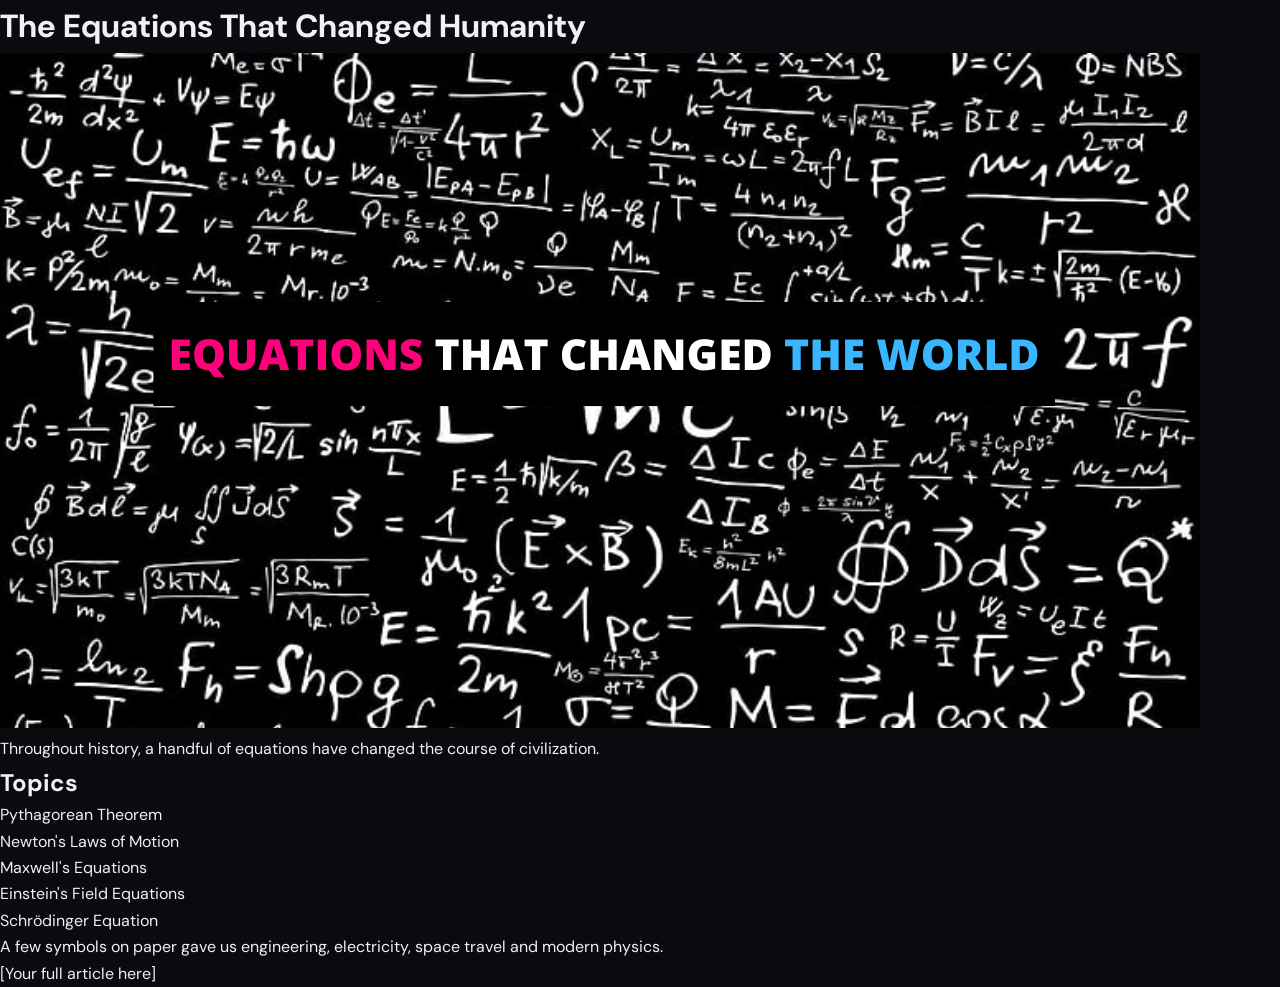
<file: blog3.html>
<!DOCTYPE html>

<html>
<head>
<title>How Computers Predict Reality: From Bridges to Black Holes</title>
<link rel="stylesheet" href="style.css">
</head>

<body>

<div class="article">

<h1>The Equations That Changed Humanity</h1>

<img src="images/equations.jpg" class="articleimg">

<p>
Throughout history, a handful of equations have
changed the course of civilization.
</p>

<h2>Topics</h2>

<ul>
<li>Pythagorean Theorem</li>
<li>Newton's Laws of Motion</li>
<li>Maxwell's Equations</li>
<li>Einstein's Field Equations</li>
<li>Schrödinger Equation</li>
</ul>

<p>
A few symbols on paper gave us engineering,
electricity, space travel and modern physics.
</p>

<p>
[Your full article here]
</p>

</div>

</body>
</html>
</file>
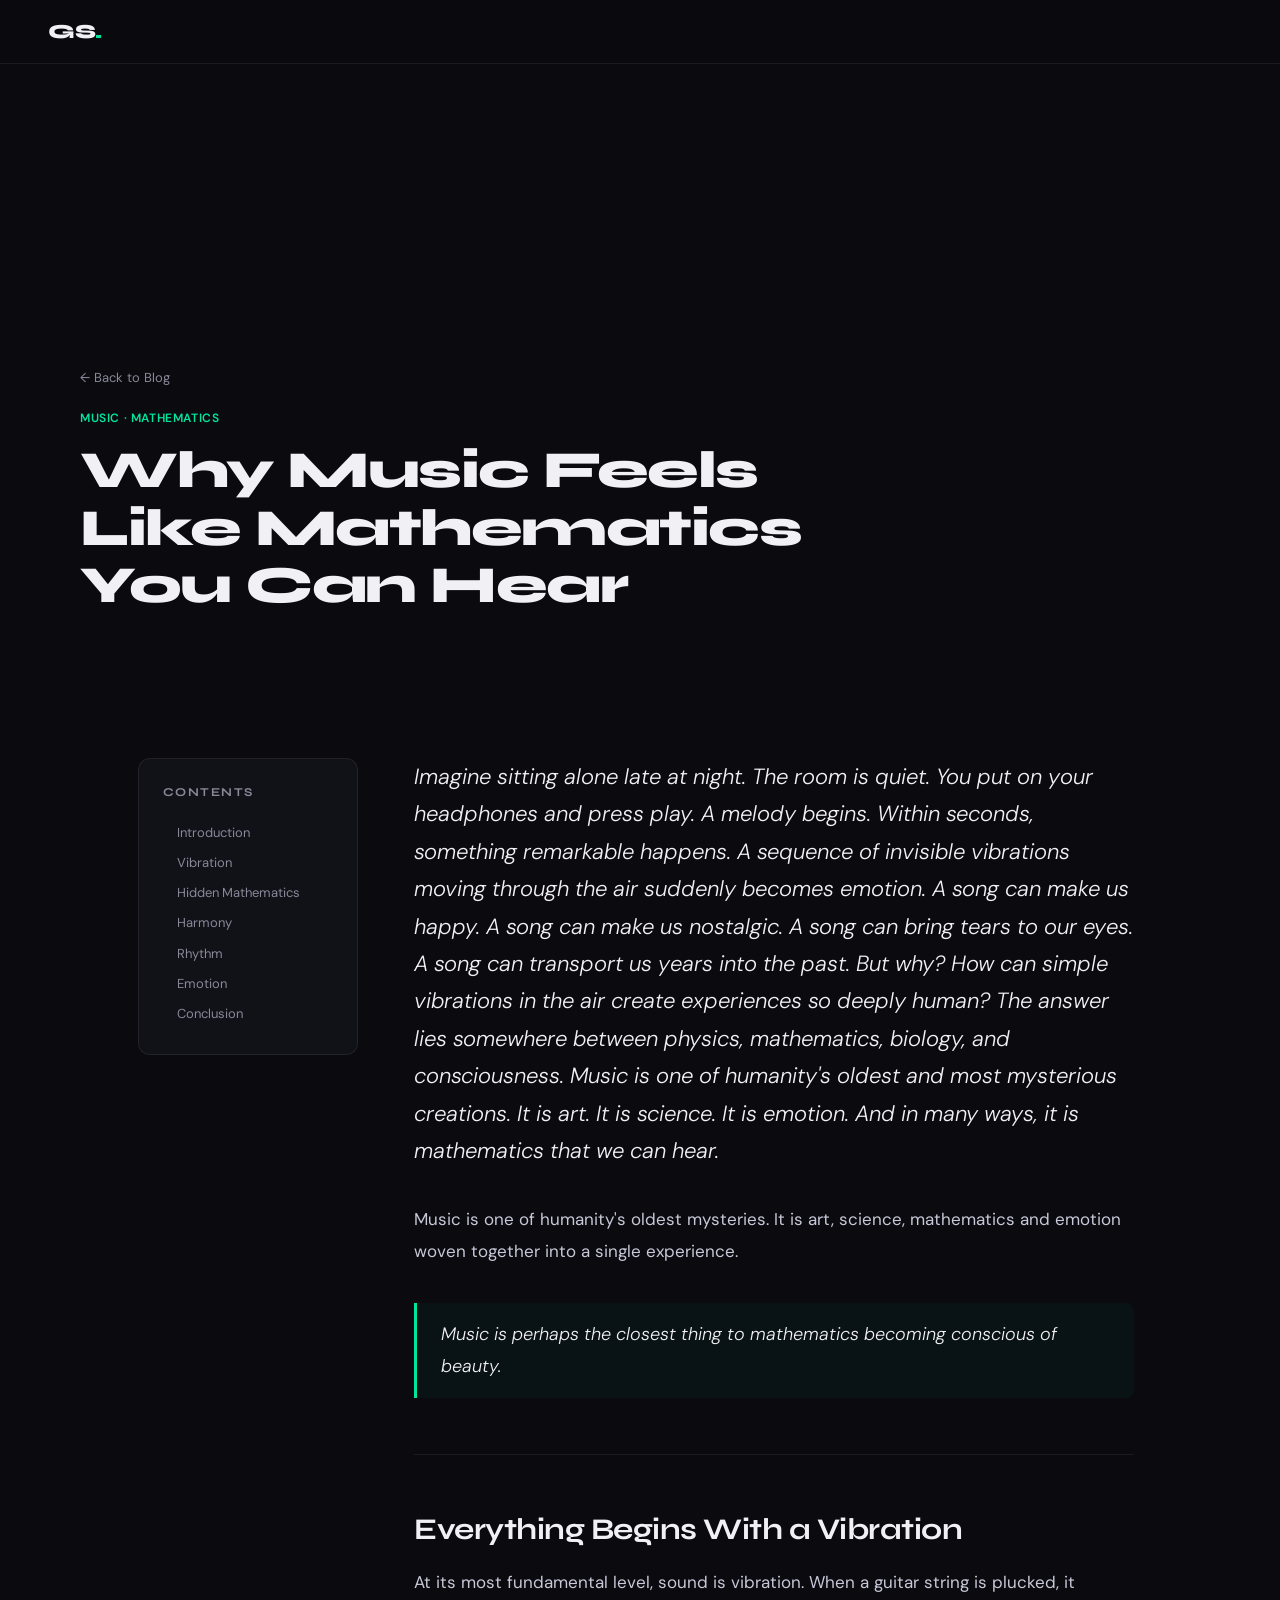
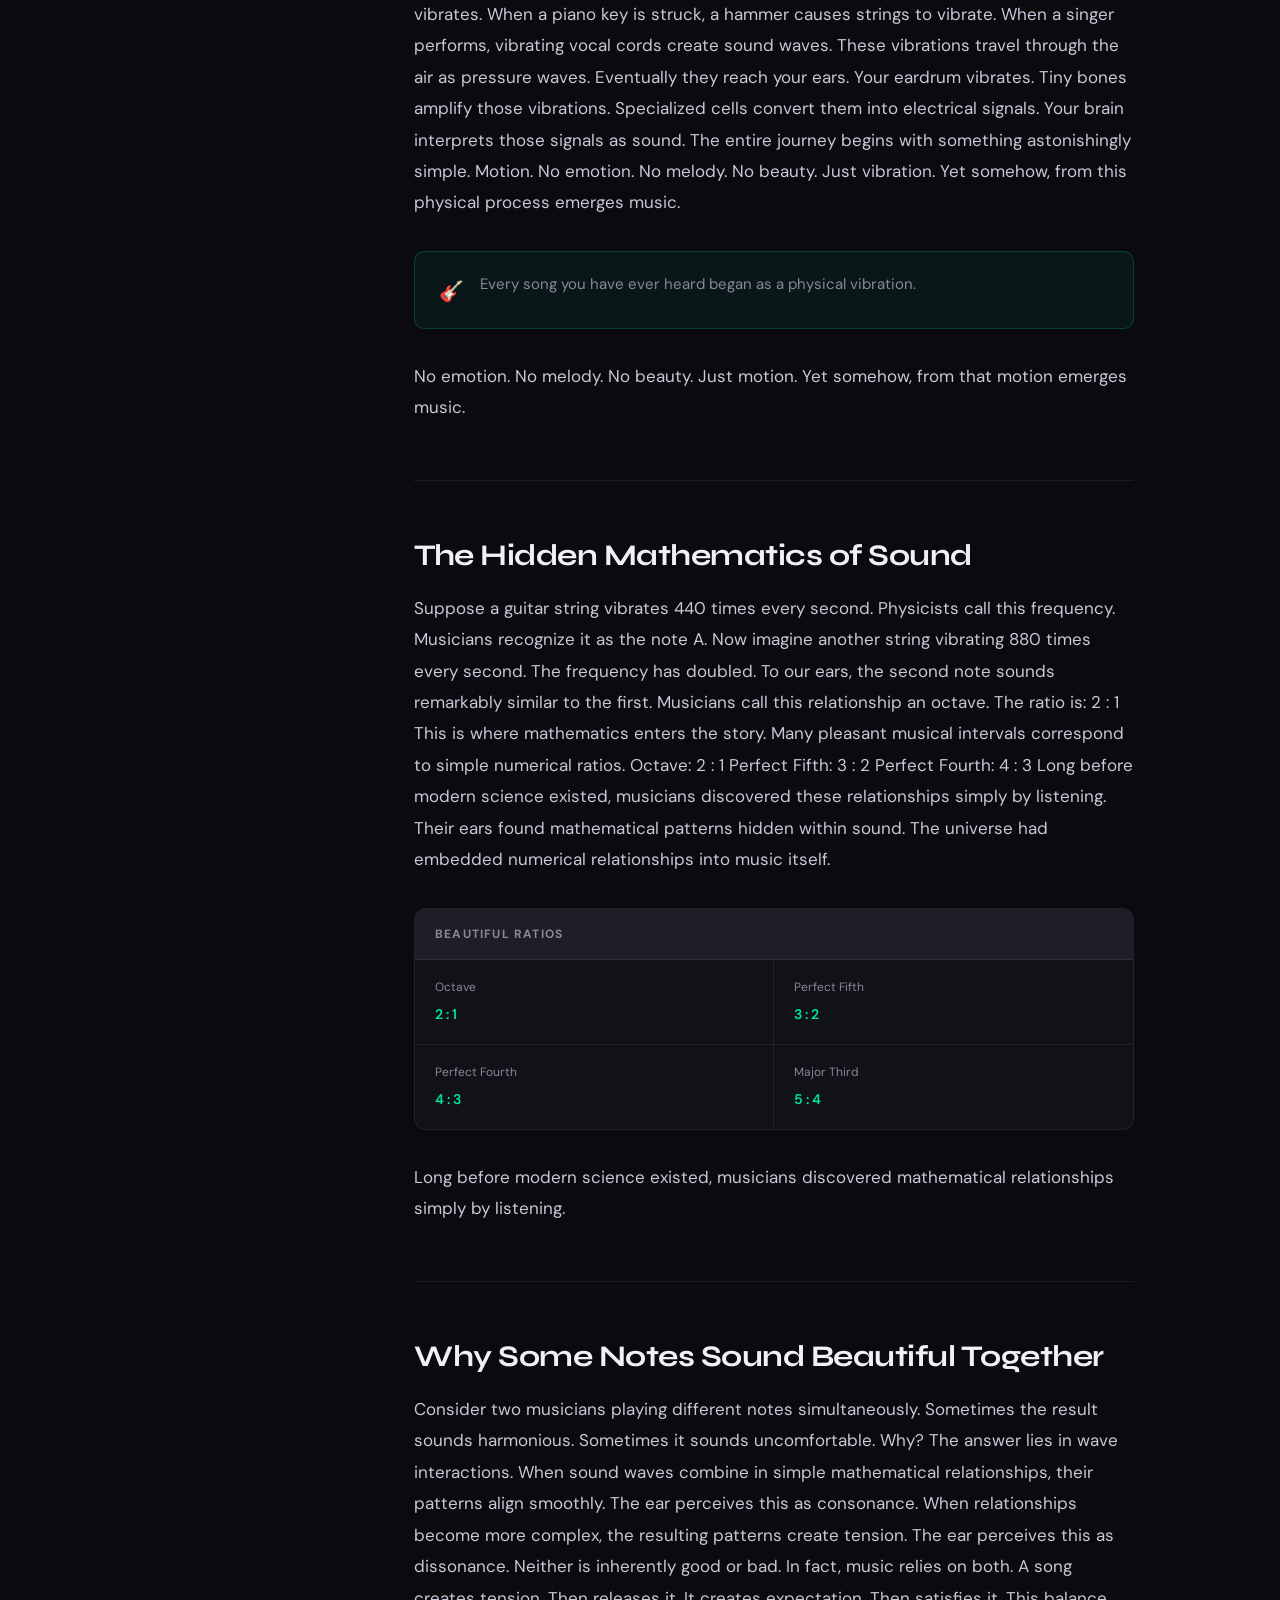
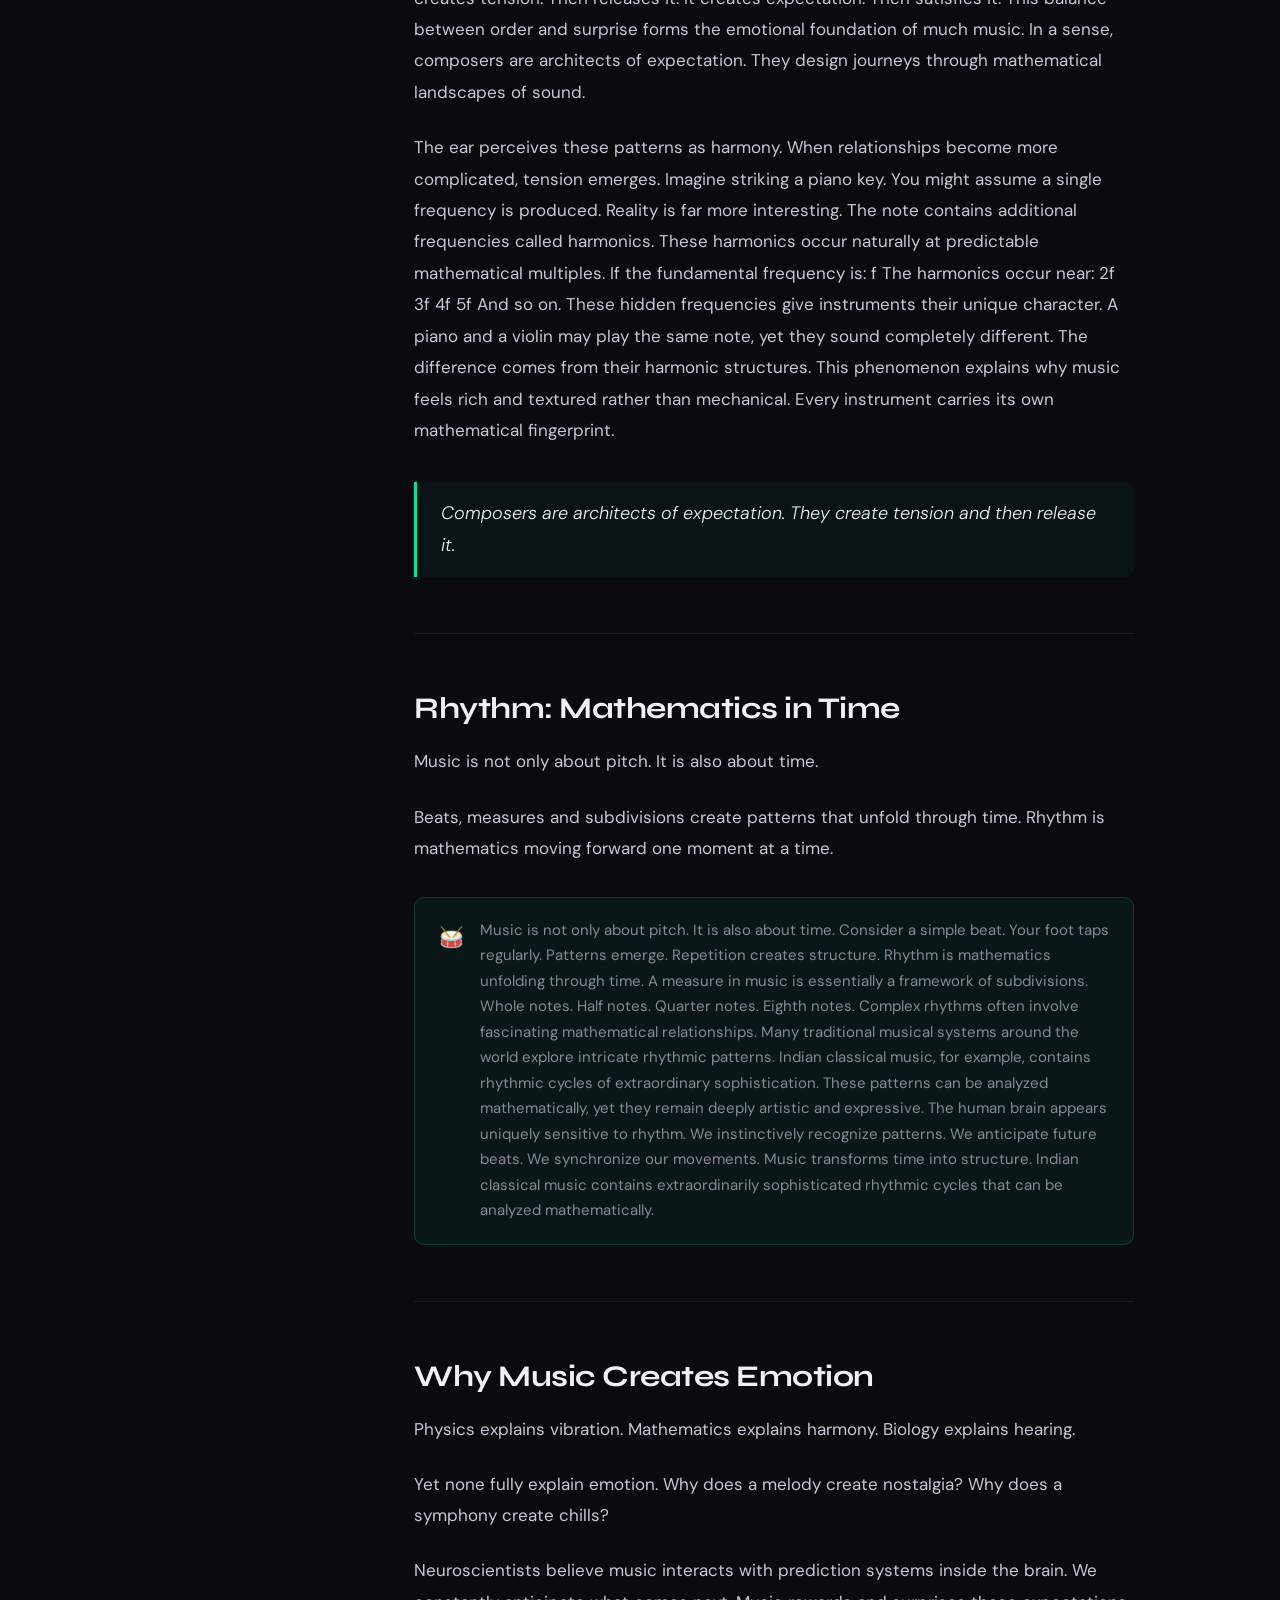
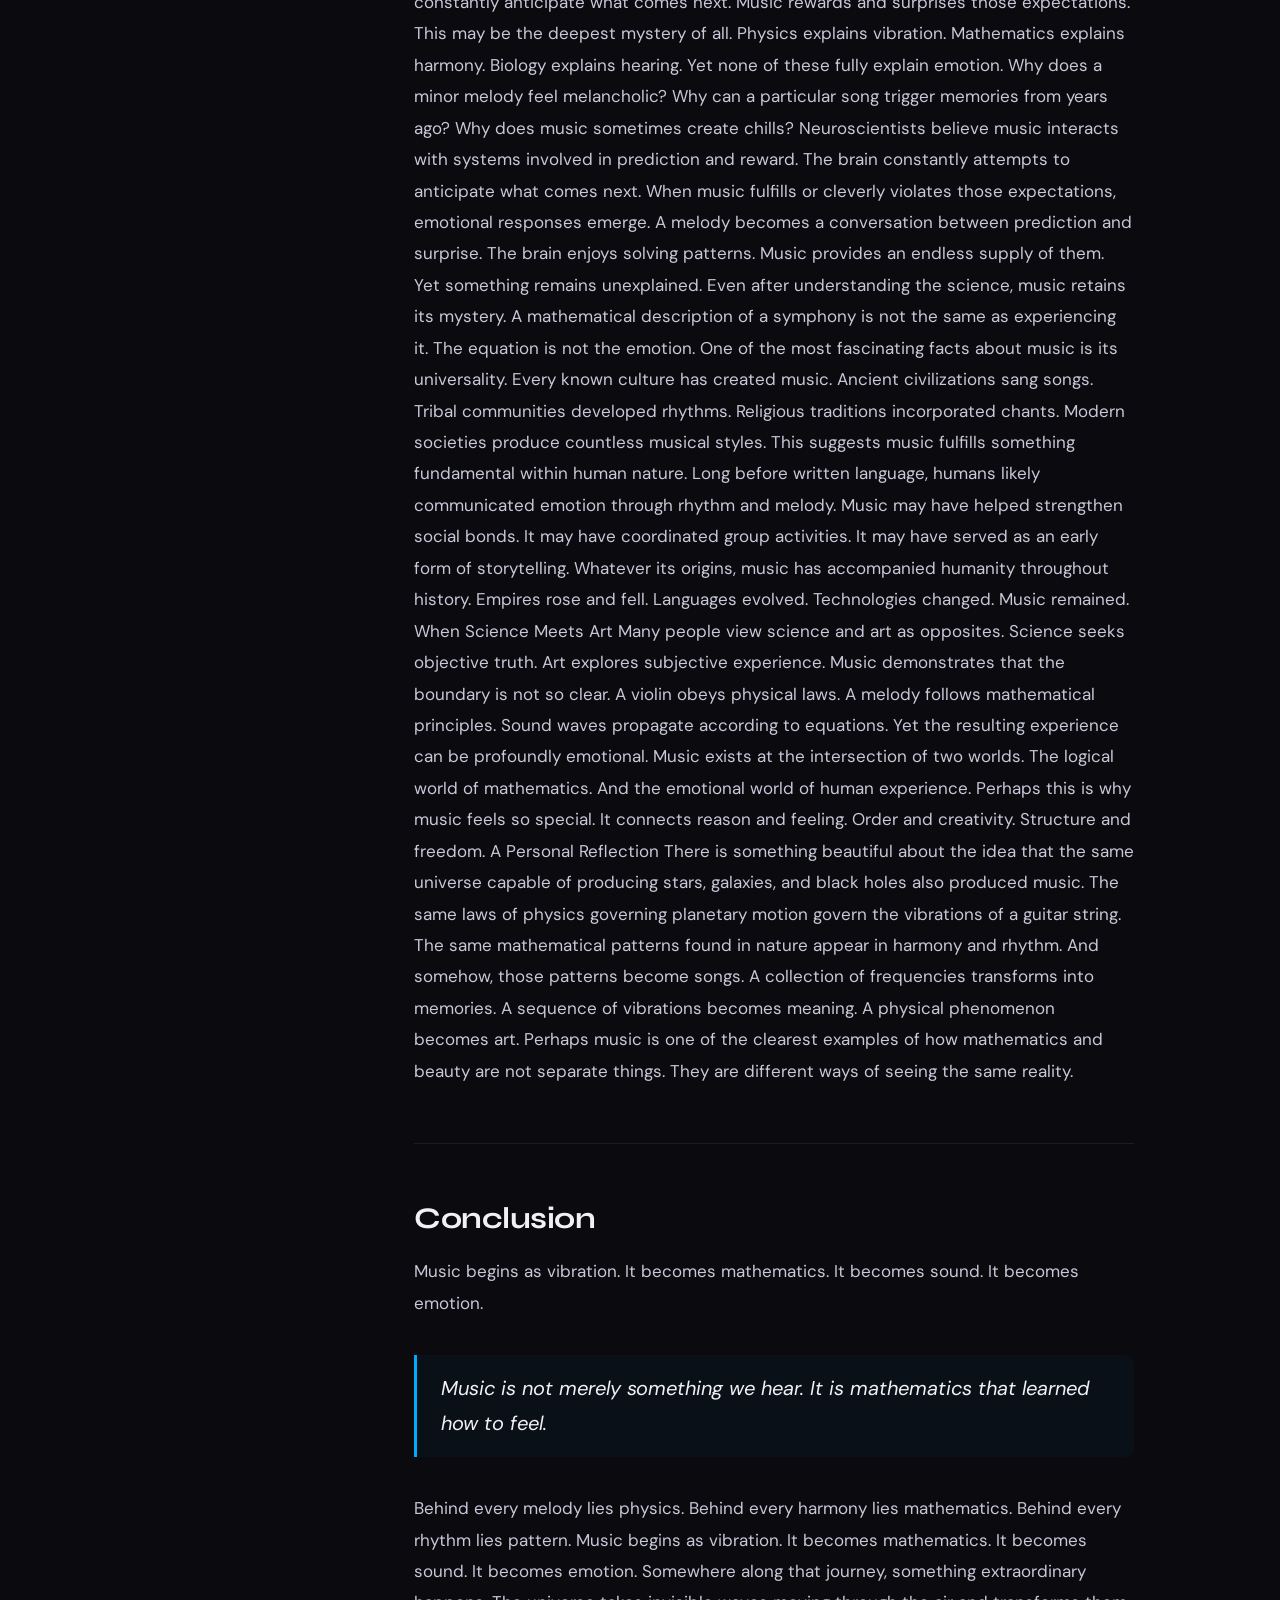
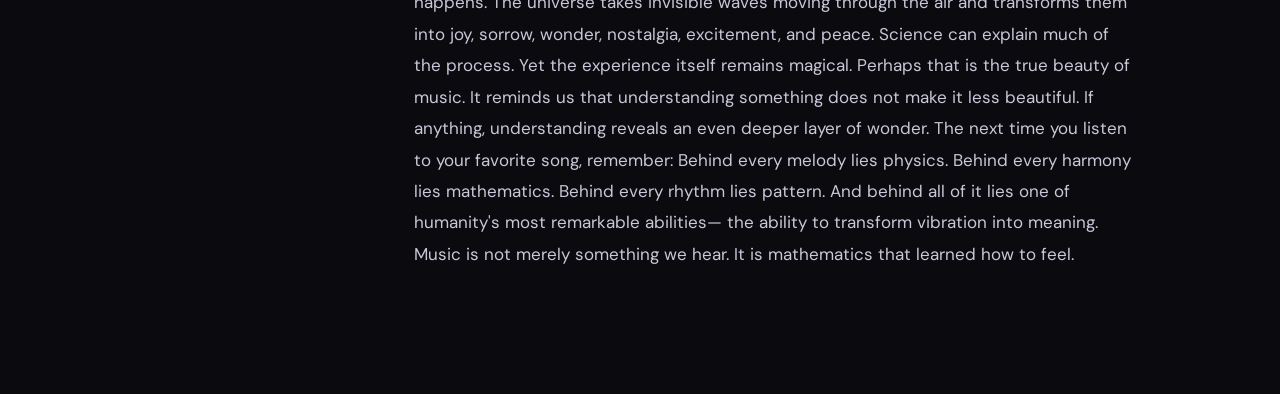
<file: blog4.html>
<!DOCTYPE html>
<html lang="en">
<head>
<meta charset="UTF-8">
<meta name="viewport" content="width=device-width, initial-scale=1.0">
<title>Why Music Feels Like Mathematics You Can Hear | Gaurav Singh</title>
<link rel="stylesheet" href="style.css">
<link rel="stylesheet" href="blog.css">
  <!-- Google tag (gtag.js) -->
<script async src="https://www.googletagmanager.com/gtag/js?id=G-7CKHBWRVHP"></script>
<script>
  window.dataLayer = window.dataLayer || [];
  function gtag(){dataLayer.push(arguments);}
  gtag('js', new Date());

  gtag('config', 'G-7CKHBWRVHP');
</script>
</head>
<body>

<nav class="navbar">
<a href="index.html" class="navbar-logo">GS<span>.</span></a>
</nav>

<div class="article-hero">
<div class="article-hero-content">
<a href="blogs.html" class="article-back">← Back to Blog</a>
<div class="article-hero-meta"><span class="card-cat">Music · Mathematics</span></div>
<h1 class="article-hero-title">Why Music Feels Like Mathematics You Can Hear</h1>
</div>
</div>

<div class="article-layout">

<aside class="article-toc">
<div class="toc-title">Contents</div>
<a href="#intro" class="toc-link">Introduction</a>
<a href="#vibration" class="toc-link">Vibration</a>
<a href="#math" class="toc-link">Hidden Mathematics</a>
<a href="#harmony" class="toc-link">Harmony</a>
<a href="#rhythm" class="toc-link">Rhythm</a>
<a href="#emotion" class="toc-link">Emotion</a>
<a href="#conclusion" class="toc-link">Conclusion</a>
</aside>

<article class="article-body">

<section id="intro">
<p class="article-lead">
Imagine sitting alone late at night.

The room is quiet.

You put on your headphones and press play.

A melody begins.

Within seconds, something remarkable happens.

A sequence of invisible vibrations moving through the air suddenly becomes emotion.

A song can make us happy.

A song can make us nostalgic.

A song can bring tears to our eyes.

A song can transport us years into the past.

But why?

How can simple vibrations in the air create experiences so deeply human?

The answer lies somewhere between physics, mathematics, biology, and consciousness.

Music is one of humanity's oldest and most mysterious creations.

It is art.

It is science.

It is emotion.

And in many ways, it is mathematics that we can hear.
</p>

<p>
Music is one of humanity's oldest mysteries. It is art, science, mathematics and emotion woven together into a single experience.
</p>

<blockquote class="article-quote">
Music is perhaps the closest thing to mathematics becoming conscious of beauty.
</blockquote>
</section>

<div class="article-divider"></div>

<section id="vibration">
<h2>Everything Begins With a Vibration</h2>

<p>
At its most fundamental level, sound is vibration.

When a guitar string is plucked, it vibrates.

When a piano key is struck, a hammer causes strings to vibrate.

When a singer performs, vibrating vocal cords create sound waves.

These vibrations travel through the air as pressure waves.

Eventually they reach your ears.

Your eardrum vibrates.

Tiny bones amplify those vibrations.

Specialized cells convert them into electrical signals.

Your brain interprets those signals as sound.

The entire journey begins with something astonishingly simple.

Motion.

No emotion.

No melody.

No beauty.

Just vibration.

Yet somehow, from this physical process emerges music.
</p>

<div class="fact-box">
<div class="fact-box-icon">🎸</div>
<div>
Every song you have ever heard began as a physical vibration.
</div>
</div>

<p>
No emotion. No melody. No beauty. Just motion.
Yet somehow, from that motion emerges music.
</p>
</section>

<div class="article-divider"></div>

<section id="math">
<h2>The Hidden Mathematics of Sound</h2>

<p>
Suppose a guitar string vibrates 440 times every second.

Physicists call this frequency.

Musicians recognize it as the note A.

Now imagine another string vibrating 880 times every second.

The frequency has doubled.

To our ears, the second note sounds remarkably similar to the first.

Musicians call this relationship an octave.

The ratio is:

2 : 1

This is where mathematics enters the story.

Many pleasant musical intervals correspond to simple numerical ratios.

Octave:

2 : 1

Perfect Fifth:

3 : 2

Perfect Fourth:

4 : 3

Long before modern science existed, musicians discovered these relationships simply by listening.

Their ears found mathematical patterns hidden within sound.

The universe had embedded numerical relationships into music itself.
</p>

<div class="info-card">
<div class="info-card-title">Beautiful Ratios</div>
<div class="info-card-grid">

<div class="info-cell">
<span class="info-cell-label">Octave</span>
<span class="info-cell-val">2 : 1</span>
</div>

<div class="info-cell">
<span class="info-cell-label">Perfect Fifth</span>
<span class="info-cell-val">3 : 2</span>
</div>

<div class="info-cell">
<span class="info-cell-label">Perfect Fourth</span>
<span class="info-cell-val">4 : 3</span>
</div>

<div class="info-cell">
<span class="info-cell-label">Major Third</span>
<span class="info-cell-val">5 : 4</span>
</div>

</div>
</div>

<p>
Long before modern science existed, musicians discovered mathematical relationships simply by listening.
</p>
</section>

<div class="article-divider"></div>

<section id="harmony">
<h2>Why Some Notes Sound Beautiful Together</h2>

<p>
Consider two musicians playing different notes simultaneously.

Sometimes the result sounds harmonious.

Sometimes it sounds uncomfortable.

Why?

The answer lies in wave interactions.

When sound waves combine in simple mathematical relationships, their patterns align smoothly.

The ear perceives this as consonance.

When relationships become more complex, the resulting patterns create tension.

The ear perceives this as dissonance.

Neither is inherently good or bad.

In fact, music relies on both.

A song creates tension.

Then releases it.

It creates expectation.

Then satisfies it.

This balance between order and surprise forms the emotional foundation of much music.

In a sense, composers are architects of expectation.

They design journeys through mathematical landscapes of sound.
</p>

<p>
The ear perceives these patterns as harmony.
When relationships become more complicated, tension emerges.
Imagine striking a piano key.

You might assume a single frequency is produced.

Reality is far more interesting.

The note contains additional frequencies called harmonics.

These harmonics occur naturally at predictable mathematical multiples.

If the fundamental frequency is:

f

The harmonics occur near:

2f

3f

4f

5f

And so on.

These hidden frequencies give instruments their unique character.

A piano and a violin may play the same note, yet they sound completely different.

The difference comes from their harmonic structures.

This phenomenon explains why music feels rich and textured rather than mechanical.

Every instrument carries its own mathematical fingerprint.
</p>

<blockquote class="article-quote">
Composers are architects of expectation. They create tension and then release it.
</blockquote>

</section>

<div class="article-divider"></div>

<section id="rhythm">
<h2>Rhythm: Mathematics in Time</h2>

<p>
Music is not only about pitch. It is also about time.
</p>

<p>
Beats, measures and subdivisions create patterns that unfold through time. Rhythm is mathematics moving forward one moment at a time.
</p>

<div class="fact-box">
<div class="fact-box-icon">🥁</div>
<div>
Music is not only about pitch.

It is also about time.

Consider a simple beat.

Your foot taps regularly.

Patterns emerge.

Repetition creates structure.

Rhythm is mathematics unfolding through time.

A measure in music is essentially a framework of subdivisions.

Whole notes.

Half notes.

Quarter notes.

Eighth notes.

Complex rhythms often involve fascinating mathematical relationships.

Many traditional musical systems around the world explore intricate rhythmic patterns.

Indian classical music, for example, contains rhythmic cycles of extraordinary sophistication.

These patterns can be analyzed mathematically, yet they remain deeply artistic and expressive.

The human brain appears uniquely sensitive to rhythm.

We instinctively recognize patterns.

We anticipate future beats.

We synchronize our movements.

Music transforms time into structure.
Indian classical music contains extraordinarily sophisticated rhythmic cycles that can be analyzed mathematically.
</div>
</div>

</section>

<div class="article-divider"></div>

<section id="emotion">
<h2>Why Music Creates Emotion</h2>

<p>
Physics explains vibration. Mathematics explains harmony. Biology explains hearing.
</p>

<p>
Yet none fully explain emotion.
Why does a melody create nostalgia? Why does a symphony create chills?
</p>

<p>
Neuroscientists believe music interacts with prediction systems inside the brain. We constantly anticipate what comes next. Music rewards and surprises those expectations.
This may be the deepest mystery of all.

Physics explains vibration.

Mathematics explains harmony.

Biology explains hearing.

Yet none of these fully explain emotion.

Why does a minor melody feel melancholic?

Why can a particular song trigger memories from years ago?

Why does music sometimes create chills?

Neuroscientists believe music interacts with systems involved in prediction and reward.

The brain constantly attempts to anticipate what comes next.

When music fulfills or cleverly violates those expectations, emotional responses emerge.

A melody becomes a conversation between prediction and surprise.

The brain enjoys solving patterns.

Music provides an endless supply of them.

Yet something remains unexplained.

Even after understanding the science, music retains its mystery.

A mathematical description of a symphony is not the same as experiencing it.

The equation is not the emotion.

One of the most fascinating facts about music is its universality.

Every known culture has created music.

Ancient civilizations sang songs.

Tribal communities developed rhythms.

Religious traditions incorporated chants.

Modern societies produce countless musical styles.

This suggests music fulfills something fundamental within human nature.

Long before written language, humans likely communicated emotion through rhythm and melody.

Music may have helped strengthen social bonds.

It may have coordinated group activities.

It may have served as an early form of storytelling.

Whatever its origins, music has accompanied humanity throughout history.

Empires rose and fell.

Languages evolved.

Technologies changed.

Music remained.

When Science Meets Art

Many people view science and art as opposites.

Science seeks objective truth.

Art explores subjective experience.

Music demonstrates that the boundary is not so clear.

A violin obeys physical laws.

A melody follows mathematical principles.

Sound waves propagate according to equations.

Yet the resulting experience can be profoundly emotional.

Music exists at the intersection of two worlds.

The logical world of mathematics.

And the emotional world of human experience.

Perhaps this is why music feels so special.

It connects reason and feeling.

Order and creativity.

Structure and freedom.

A Personal Reflection

There is something beautiful about the idea that the same universe capable of producing stars, galaxies, and black holes also produced music.

The same laws of physics governing planetary motion govern the vibrations of a guitar string.

The same mathematical patterns found in nature appear in harmony and rhythm.

And somehow, those patterns become songs.

A collection of frequencies transforms into memories.

A sequence of vibrations becomes meaning.

A physical phenomenon becomes art.

Perhaps music is one of the clearest examples of how mathematics and beauty are not separate things.

They are different ways of seeing the same reality.

</p>

</section>

<div class="article-divider"></div>

<section id="conclusion">

<h2>Conclusion</h2>

<p>
Music begins as vibration. It becomes mathematics. It becomes sound. It becomes emotion.
</p>

<blockquote class="article-quote article-quote-final">
Music is not merely something we hear. It is mathematics that learned how to feel.
</blockquote>

<p>
Behind every melody lies physics. Behind every harmony lies mathematics. Behind every rhythm lies pattern.
Music begins as vibration.

It becomes mathematics.

It becomes sound.

It becomes emotion.

Somewhere along that journey, something extraordinary happens.

The universe takes invisible waves moving through the air and transforms them into joy, sorrow, wonder, nostalgia, excitement, and peace.

Science can explain much of the process.

Yet the experience itself remains magical.

Perhaps that is the true beauty of music.

It reminds us that understanding something does not make it less beautiful.

If anything, understanding reveals an even deeper layer of wonder.

The next time you listen to your favorite song, remember:

Behind every melody lies physics.

Behind every harmony lies mathematics.

Behind every rhythm lies pattern.

And behind all of it lies one of humanity's most remarkable abilities—

the ability to transform vibration into meaning.

Music is not merely something we hear.

It is mathematics that learned how to feel.
</p>

</section>

</article>
</div>

</body>
</html>
</file>
<file: style.css>
@import url('https://fonts.googleapis.com/css2?family=Syne:wght@400;600;700;800&family=DM+Sans:ital,wght@0,300;0,400;0,500;1,300&display=swap');

*, *::before, *::after { box-sizing: border-box; margin: 0; padding: 0; }

:root {
  --accent: #00e5a0;
  --accent2: #0af;
  --bg: #0a0a0f;
  --bg2: #111118;
  --bg3: #18181f;
  --surface: #1e1e28;
  --border: rgba(255,255,255,0.07);
  --border-hover: rgba(0,229,160,0.3);
  --text: #f0f0f5;
  --muted: #888899;
  --faint: #444455;
  --radius: 14px;
  --radius-sm: 8px;
}

html { scroll-behavior: smooth; }

body {
  font-family: 'DM Sans', sans-serif;
  background: var(--bg);
  color: var(--text);
  line-height: 1.65;
  font-size: 16px;
  overflow-x: hidden;
}

/* ===== SCROLLBAR ===== */
::-webkit-scrollbar { width: 6px; }
::-webkit-scrollbar-track { background: var(--bg); }
::-webkit-scrollbar-thumb { background: var(--faint); border-radius: 3px; }
::-webkit-scrollbar-thumb:hover { background: var(--accent); }

/* ===== NAVBAR ===== */
.navbar {
  position: fixed;
  top: 0; left: 0; right: 0;
  z-index: 1000;
  display: flex;
  align-items: center;
  justify-content: space-between;
  padding: 0 48px;
  height: 64px;
  background: rgba(10,10,15,0.85);
  backdrop-filter: blur(16px);
  border-bottom: 1px solid var(--border);
  transition: background 0.3s;
}

.navbar-logo {
  font-family: 'Syne', sans-serif;
  font-weight: 800;
  font-size: 20px;
  color: var(--text);
  text-decoration: none;
  letter-spacing: -0.5px;
}

.navbar-logo span { color: var(--accent); }

.navbar-links {
  display: flex;
  gap: 36px;
  list-style: none;
}

.navbar-links a {
  font-size: 14px;
  font-weight: 500;
  color: var(--muted);
  text-decoration: none;
  letter-spacing: 0.02em;
  transition: color 0.2s;
  position: relative;
}

.navbar-links a::after {
  content: '';
  position: absolute;
  bottom: -4px; left: 0; right: 0;
  height: 1px;
  background: var(--accent);
  transform: scaleX(0);
  transition: transform 0.25s;
}

.navbar-links a:hover { color: var(--text); }
.navbar-links a:hover::after { transform: scaleX(1); }

.navbar-cta {
  font-size: 13px;
  font-weight: 500;
  color: var(--bg);
  background: var(--accent);
  padding: 8px 20px;
  border-radius: 50px;
  text-decoration: none;
  transition: opacity 0.2s, transform 0.15s;
}
.navbar-cta:hover { opacity: 0.85; transform: translateY(-1px); }

/* hamburger */
.hamburger {
  display: none;
  flex-direction: column;
  gap: 5px;
  cursor: pointer;
  background: none;
  border: none;
  padding: 4px;
}
.hamburger span {
  display: block;
  width: 22px;
  height: 2px;
  background: var(--text);
  border-radius: 2px;
  transition: all 0.3s;
}

/* ===== HERO ===== */
#home {
  min-height: 100vh;
  display: flex;
  align-items: center;
  padding: 100px 48px 60px;
  position: relative;
  overflow: hidden;
}

.hero-bg {
  position: absolute;
  inset: 0;
  pointer-events: none;
  overflow: hidden;
}

.hero-orb {
  position: absolute;
  border-radius: 50%;
  filter: blur(80px);
  opacity: 0.12;
}

.hero-orb-1 {
  width: 600px; height: 600px;
  background: var(--accent);
  top: -200px; right: -150px;
}

.hero-orb-2 {
  width: 400px; height: 400px;
  background: var(--accent2);
  bottom: -100px; left: -100px;
}

.hero-grid-lines {
  position: absolute;
  inset: 0;
  background-image:
    linear-gradient(rgba(255,255,255,0.025) 1px, transparent 1px),
    linear-gradient(90deg, rgba(255,255,255,0.025) 1px, transparent 1px);
  background-size: 60px 60px;
}

.hero-container {
  max-width: 1100px;
  margin: 0 auto;
  width: 100%;
  display: grid;
  grid-template-columns: 1fr 320px;
  gap: 60px;
  align-items: center;
  position: relative;
  z-index: 1;
}

.hero-badge {
  display: inline-flex;
  align-items: center;
  gap: 8px;
  background: rgba(0,229,160,0.1);
  border: 1px solid rgba(0,229,160,0.25);
  padding: 6px 14px;
  border-radius: 50px;
  font-size: 12px;
  font-weight: 500;
  color: var(--accent);
  letter-spacing: 0.05em;
  text-transform: uppercase;
  margin-bottom: 24px;
}

.hero-badge-dot {
  width: 6px; height: 6px;
  background: var(--accent);
  border-radius: 50%;
  animation: pulse 2s infinite;
}

@keyframes pulse {
  0%, 100% { opacity: 1; transform: scale(1); }
  50% { opacity: 0.5; transform: scale(0.8); }
}

.hero-title {
  font-family: 'Syne', sans-serif;
  font-size: clamp(40px, 6vw, 72px);
  font-weight: 800;
  line-height: 1.05;
  letter-spacing: -2px;
  margin-bottom: 20px;
  color: var(--text);
}

.hero-title .accent { color: var(--accent); }
.hero-title .line2 { display: block; color: var(--muted); font-weight: 400; font-size: 0.65em; letter-spacing: -1px; margin-top: 8px; font-family: 'DM Sans', sans-serif; }

.hero-desc {
  font-size: 16px;
  color: var(--muted);
  max-width: 520px;
  margin-bottom: 36px;
  line-height: 1.75;
}

.hero-tags {
  display: flex;
  flex-wrap: wrap;
  gap: 8px;
  margin-bottom: 40px;
}

.tag {
  font-size: 12px;
  font-weight: 500;
  color: var(--muted);
  background: var(--surface);
  border: 1px solid var(--border);
  padding: 5px 12px;
  border-radius: 50px;
  letter-spacing: 0.02em;
  transition: border-color 0.2s, color 0.2s;
}

.tag:hover { border-color: var(--accent); color: var(--accent); }

.hero-actions {
  display: flex;
  gap: 14px;
  flex-wrap: wrap;
}

.btn-primary {
  display: inline-flex;
  align-items: center;
  gap: 8px;
  background: var(--accent);
  color: #0a0a0f;
  font-weight: 600;
  font-size: 14px;
  padding: 12px 24px;
  border-radius: 50px;
  text-decoration: none;
  transition: opacity 0.2s, transform 0.15s;
}

.btn-primary:hover { opacity: 0.85; transform: translateY(-2px); }

.btn-outline {
  display: inline-flex;
  align-items: center;
  gap: 8px;
  background: transparent;
  color: var(--text);
  font-weight: 500;
  font-size: 14px;
  padding: 11px 24px;
  border-radius: 50px;
  border: 1px solid var(--border);
  text-decoration: none;
  transition: border-color 0.2s, transform 0.15s;
}
.btn-outline:hover { border-color: var(--accent); color: var(--accent); transform: translateY(-2px); }

.hero-photo-wrap {
  position: relative;
}

.hero-photo-ring {
  width: 280px; height: 280px;
  border-radius: 50%;
  padding: 3px;
  background: conic-gradient(var(--accent), var(--accent2), var(--accent));
  animation: spin 8s linear infinite;
  margin: 0 auto;
}

@keyframes spin {
  from { transform: rotate(0deg); }
  to { transform: rotate(360deg); }
}

.hero-photo-inner {
  width: 100%; height: 100%;
  border-radius: 50%;
  overflow: hidden;
  background: var(--bg2);
}

.hero-photo-inner img {
  width: 100%; height: 100%;
  object-fit: cover;
  display: block;
}

.hero-photo-fallback {
  width: 100%; height: 100%;
  border-radius: 50%;
  background: var(--surface);
  display: flex;
  align-items: center;
  justify-content: center;
  font-family: 'Syne', sans-serif;
  font-size: 64px;
  font-weight: 800;
  color: var(--accent);
}

.hero-stats {
  display: flex;
  gap: 24px;
  margin-top: 28px;
  justify-content: center;
}

.hero-stat { text-align: center; }
.hero-stat-num {
  font-family: 'Syne', sans-serif;
  font-size: 22px;
  font-weight: 700;
  color: var(--accent);
  display: block;
}
.hero-stat-label { font-size: 11px; color: var(--muted); text-transform: uppercase; letter-spacing: 0.08em; }

/* ===== SCROLL INDICATOR ===== */
.scroll-hint {
  position: absolute;
  bottom: 36px; left: 50%;
  transform: translateX(-50%);
  display: flex;
  flex-direction: column;
  align-items: center;
  gap: 6px;
  color: var(--faint);
  font-size: 11px;
  letter-spacing: 0.1em;
  text-transform: uppercase;
  animation: bounce 2s infinite;
}
@keyframes bounce {
  0%, 100% { transform: translateX(-50%) translateY(0); }
  50% { transform: translateX(-50%) translateY(6px); }
}
.scroll-arrow { font-size: 18px; }

/* ===== SECTION COMMONS ===== */
.section {
  padding: 100px 48px;
  max-width: 1100px;
  margin: 0 auto;
}

.section-full {
  padding: 100px 0;
}

.section-label {
  font-size: 11px;
  font-weight: 600;
  color: var(--accent);
  letter-spacing: 0.15em;
  text-transform: uppercase;
  margin-bottom: 12px;
}

.section-title {
  font-family: 'Syne', sans-serif;
  font-size: clamp(28px, 4vw, 42px);
  font-weight: 700;
  letter-spacing: -1px;
  color: var(--text);
  margin-bottom: 16px;
}

.section-sub {
  font-size: 16px;
  color: var(--muted);
  max-width: 580px;
  line-height: 1.7;
  margin-bottom: 56px;
}

/* ===== ABOUT ===== */
#about {
  background: var(--bg2);
  border-top: 1px solid var(--border);
  border-bottom: 1px solid var(--border);
}

.about-inner {
  max-width: 1100px;
  margin: 0 auto;
  padding: 100px 48px;
  display: grid;
  grid-template-columns: 1fr 1fr;
  gap: 80px;
  align-items: start;
}

.about-text p {
  color: var(--muted);
  line-height: 1.8;
  margin-bottom: 20px;
}

.about-text p:first-of-type {
  font-size: 18px;
  color: var(--text);
  font-weight: 300;
}

.interests-grid {
  display: grid;
  grid-template-columns: 1fr 1fr;
  gap: 10px;
}

.interest-item {
  display: flex;
  align-items: center;
  gap: 10px;
  padding: 12px 14px;
  background: var(--surface);
  border: 1px solid var(--border);
  border-radius: var(--radius-sm);
  font-size: 13px;
  color: var(--muted);
  transition: border-color 0.2s, color 0.2s, transform 0.2s;
  cursor: default;
}

.interest-item:hover {
  border-color: var(--border-hover);
  color: var(--text);
  transform: translateY(-2px);
}

.interest-dot {
  width: 6px; height: 6px;
  background: var(--accent);
  border-radius: 50%;
  flex-shrink: 0;
}

/* ===== SKILLS ===== */
.skills-bar-list { display: flex; flex-direction: column; gap: 14px; }

.skill-row { }
.skill-head {
  display: flex;
  justify-content: space-between;
  font-size: 13px;
  color: var(--muted);
  margin-bottom: 6px;
}

.skill-track {
  height: 4px;
  background: var(--surface);
  border-radius: 2px;
  overflow: hidden;
}

.skill-fill {
  height: 100%;
  background: linear-gradient(90deg, var(--accent), var(--accent2));
  border-radius: 2px;
  width: 0;
  transition: width 1.2s cubic-bezier(0.4, 0, 0.2, 1);
}

/* ===== PROJECTS ===== */
#projects { }

.projects-grid {
  display: grid;
  grid-template-columns: repeat(2, 1fr);
  gap: 20px;
}

.project-card {
  background: var(--bg2);
  border: 1px solid var(--border);
  border-radius: var(--radius);
  overflow: hidden;
  transition: border-color 0.25s, transform 0.25s;
  cursor: default;
}

.project-card:hover {
  border-color: var(--border-hover);
  transform: translateY(-4px);
}

.project-card.featured {
  grid-column: 1 / -1;
  display: grid;
  grid-template-columns: 1fr 1fr;
}

.project-img {
  aspect-ratio: 16/9;
  background: var(--surface);
  position: relative;
  overflow: hidden;
}

.project-card.featured .project-img {
  aspect-ratio: auto;
}

.project-img img {
  width: 100%; height: 100%;
  object-fit: cover;
  display: block;
  transition: transform 0.4s;
}

.project-card:hover .project-img img { transform: scale(1.04); }

.project-img-placeholder {
  width: 100%; height: 100%;
  min-height: 200px;
  display: flex;
  align-items: center;
  justify-content: center;
  font-size: 42px;
  color: var(--faint);
}

.project-body { padding: 24px; }
.project-tag {
  font-size: 11px;
  font-weight: 600;
  color: var(--accent);
  letter-spacing: 0.1em;
  text-transform: uppercase;
  margin-bottom: 10px;
  display: block;
}

.project-title {
  font-family: 'Syne', sans-serif;
  font-size: 18px;
  font-weight: 700;
  color: var(--text);
  margin-bottom: 10px;
  letter-spacing: -0.3px;
}

.project-desc {
  font-size: 14px;
  color: var(--muted);
  line-height: 1.7;
}

.project-chips {
  display: flex;
  flex-wrap: wrap;
  gap: 6px;
  margin-top: 16px;
}

.chip {
  font-size: 11px;
  font-weight: 500;
  color: var(--muted);
  background: var(--surface);
  padding: 4px 10px;
  border-radius: 50px;
  border: 1px solid var(--border);
}

/* ===== EXPERIENCE / TIMELINE ===== */
#experience { background: var(--bg2); border-top: 1px solid var(--border); border-bottom: 1px solid var(--border); }

.exp-inner {
  max-width: 1100px;
  margin: 0 auto;
  padding: 100px 48px;
}

.timeline {
  position: relative;
  padding-left: 28px;
}

.timeline::before {
  content: '';
  position: absolute;
  left: 0; top: 8px; bottom: 0;
  width: 1px;
  background: var(--border);
}

.tl-item {
  position: relative;
  padding-bottom: 48px;
}

.tl-item:last-child { padding-bottom: 0; }

.tl-dot {
  position: absolute;
  left: -33px; top: 5px;
  width: 10px; height: 10px;
  border-radius: 50%;
  background: var(--accent);
  box-shadow: 0 0 0 3px rgba(0,229,160,0.15);
}

.tl-date {
  font-size: 11px;
  font-weight: 600;
  color: var(--accent);
  letter-spacing: 0.1em;
  text-transform: uppercase;
  margin-bottom: 6px;
}

.tl-role {
  font-family: 'Syne', sans-serif;
  font-size: 18px;
  font-weight: 700;
  color: var(--text);
  letter-spacing: -0.3px;
  margin-bottom: 4px;
}

.tl-org {
  font-size: 14px;
  color: var(--muted);
  margin-bottom: 10px;
}

.tl-desc {
  font-size: 14px;
  color: var(--muted);
  line-height: 1.7;
  max-width: 600px;
}

/* ===== EDUCATION ===== */
.edu-grid {
  display: grid;
  grid-template-columns: 1fr 1fr;
  gap: 20px;
}

.edu-card {
  background: var(--bg2);
  border: 1px solid var(--border);
  border-radius: var(--radius);
  padding: 28px;
  position: relative;
  overflow: hidden;
  transition: border-color 0.25s, transform 0.25s;
}

.edu-card::before {
  content: '';
  position: absolute;
  top: 0; left: 0; right: 0;
  height: 2px;
  background: linear-gradient(90deg, var(--accent), var(--accent2));
}

.edu-card:hover { border-color: var(--border-hover); transform: translateY(-3px); }

.edu-inst {
  font-family: 'Syne', sans-serif;
  font-size: 16px;
  font-weight: 700;
  color: var(--text);
  margin-bottom: 10px;
  line-height: 1.3;
}

.edu-degree {
  font-size: 14px;
  font-weight: 500;
  color: var(--accent);
  margin-bottom: 4px;
}

.edu-field { font-size: 14px; color: var(--muted); margin-bottom: 4px; }
.edu-year { font-size: 12px; color: var(--faint); }

.edu-desc {
  font-size: 13px;
  color: var(--muted);
  margin-top: 12px;
  line-height: 1.6;
}

/* ===== PUBLICATIONS ===== */
.pub-card {
  background: var(--bg2);
  border: 1px solid var(--border);
  border-radius: var(--radius);
  padding: 28px 32px;
  display: flex;
  gap: 24px;
  align-items: flex-start;
  transition: border-color 0.25s;
}
.pub-card:hover { border-color: var(--border-hover); }

.pub-icon {
  width: 44px; height: 44px;
  background: rgba(0,229,160,0.1);
  border-radius: var(--radius-sm);
  display: flex; align-items: center; justify-content: center;
  flex-shrink: 0;
  font-size: 20px;
}

.pub-title {
  font-size: 16px;
  font-weight: 500;
  color: var(--text);
  margin-bottom: 6px;
  line-height: 1.4;
}

.pub-venue {
  font-size: 13px;
  color: var(--accent);
}

/* ===== SKILLS SECTION ===== */
.skills-categories {
  display: grid;
  grid-template-columns: repeat(3, 1fr);
  gap: 20px;
}

.skill-cat {
  background: var(--bg2);
  border: 1px solid var(--border);
  border-radius: var(--radius);
  padding: 24px;
  transition: border-color 0.25s;
}
.skill-cat:hover { border-color: var(--border-hover); }

.skill-cat-title {
  font-family: 'Syne', sans-serif;
  font-size: 14px;
  font-weight: 700;
  color: var(--accent);
  letter-spacing: 0.05em;
  text-transform: uppercase;
  margin-bottom: 16px;
}

.skill-tags {
  display: flex;
  flex-wrap: wrap;
  gap: 6px;
}

.skill-tag {
  font-size: 12px;
  color: var(--muted);
  background: var(--surface);
  border: 1px solid var(--border);
  padding: 4px 10px;
  border-radius: 4px;
  transition: color 0.2s, border-color 0.2s;
}
.skill-tag:hover { color: var(--text); border-color: var(--faint); }

/* ===== GALLERY ===== */
.gallery-grid {
  display: grid;
  grid-template-columns: repeat(3, 1fr);
  gap: 14px;
}

.gallery-item {
  aspect-ratio: 4/3;
  background: var(--surface);
  border-radius: var(--radius-sm);
  border: 1px solid var(--border);
  overflow: hidden;
  position: relative;
  transition: transform 0.25s, border-color 0.25s;
}
.gallery-item:hover { transform: scale(1.02); border-color: var(--border-hover); }

.gallery-item img { width: 100%; height: 100%; object-fit: cover; display: block; }

.gallery-placeholder {
  width: 100%; height: 100%;
  display: flex; flex-direction: column;
  align-items: center; justify-content: center;
  gap: 8px;
  color: var(--faint);
  font-size: 12px;
}
.gallery-placeholder-icon { font-size: 28px; }

/* ===== CONTACT ===== */
#contact { background: var(--bg2); border-top: 1px solid var(--border); }

.contact-inner {
  max-width: 1100px;
  margin: 0 auto;
  padding: 100px 48px;
  display: grid;
  grid-template-columns: 1fr 1fr;
  gap: 80px;
  align-items: start;
}

.contact-text h2 {
  font-family: 'Syne', sans-serif;
  font-size: 36px;
  font-weight: 700;
  letter-spacing: -1px;
  margin-bottom: 16px;
}

.contact-text p {
  color: var(--muted);
  font-size: 15px;
  line-height: 1.75;
  margin-bottom: 36px;
}

.contact-links { display: flex; flex-direction: column; gap: 12px; }

.contact-link {
  display: flex;
  align-items: center;
  gap: 14px;
  padding: 16px 20px;
  background: var(--surface);
  border: 1px solid var(--border);
  border-radius: var(--radius-sm);
  color: var(--text);
  text-decoration: none;
  font-size: 14px;
  transition: border-color 0.2s, transform 0.2s;
}
.contact-link:hover { border-color: var(--border-hover); transform: translateX(4px); }

.contact-link-icon {
  width: 36px; height: 36px;
  background: rgba(0,229,160,0.1);
  border-radius: 8px;
  display: flex; align-items: center; justify-content: center;
  font-size: 16px;
  flex-shrink: 0;
}

.contact-link-text { flex: 1; }
.contact-link-label { font-size: 11px; color: var(--muted); text-transform: uppercase; letter-spacing: 0.08em; }
.contact-link-value { font-size: 14px; color: var(--text); margin-top: 1px; }

.contact-avail {
  display: flex;
  align-items: center;
  gap: 10px;
  padding: 14px 20px;
  background: rgba(0,229,160,0.06);
  border: 1px solid rgba(0,229,160,0.2);
  border-radius: var(--radius-sm);
  font-size: 14px;
  color: var(--accent);
  margin-bottom: 28px;
}

.avail-dot {
  width: 8px; height: 8px;
  background: var(--accent);
  border-radius: 50%;
  flex-shrink: 0;
  animation: pulse 2s infinite;
}

/* ===== FOOTER ===== */
footer {
  background: var(--bg);
  border-top: 1px solid var(--border);
  padding: 32px 48px;
  display: flex;
  align-items: center;
  justify-content: space-between;
  flex-wrap: wrap;
  gap: 16px;
}

.footer-logo {
  font-family: 'Syne', sans-serif;
  font-weight: 800;
  font-size: 16px;
  color: var(--text);
}
.footer-logo span { color: var(--accent); }

.footer-copy { font-size: 13px; color: var(--faint); }

.footer-links { display: flex; gap: 20px; }
.footer-links a {
  font-size: 13px;
  color: var(--faint);
  text-decoration: none;
  transition: color 0.2s;
}
.footer-links a:hover { color: var(--accent); }

/* ===== DIVIDER ===== */
.divider {
  height: 1px;
  background: var(--border);
  max-width: 1100px;
  margin: 0 auto;
}

/* ===== ANIMATIONS ===== */
.fade-up {
  opacity: 0;
  transform: translateY(24px);
  transition: opacity 0.6s ease, transform 0.6s ease;
}

.fade-up.visible {
  opacity: 1;
  transform: translateY(0);
}

/* ===== RESPONSIVE ===== */
@media (max-width: 900px) {
  .navbar { padding: 0 24px; }
  .navbar-links, .navbar-cta { display: none; }
  .hamburger { display: flex; }

  .navbar-links.open {
    display: flex;
    flex-direction: column;
    position: absolute;
    top: 64px; left: 0; right: 0;
    background: var(--bg2);
    border-bottom: 1px solid var(--border);
    padding: 20px 24px;
    gap: 20px;
  }

  #home { padding: 100px 24px 60px; }
  .hero-container { grid-template-columns: 1fr; gap: 48px; }
  .hero-photo-wrap { order: -1; }
  .hero-photo-ring { width: 180px; height: 180px; }
  .hero-photo-fallback { font-size: 48px; }

  .about-inner, .contact-inner { grid-template-columns: 1fr; gap: 48px; padding: 60px 24px; }
  .section { padding: 60px 24px; }
  .exp-inner { padding: 60px 24px; }

  .projects-grid { grid-template-columns: 1fr; }
  .project-card.featured { grid-column: 1; grid-template-columns: 1fr; }
  .edu-grid { grid-template-columns: 1fr; }
  .skills-categories { grid-template-columns: 1fr 1fr; }
  .gallery-grid { grid-template-columns: 1fr 1fr; }

  footer { padding: 24px; flex-direction: column; align-items: flex-start; gap: 12px; }
}

@media (max-width: 600px) {
  .skills-categories { grid-template-columns: 1fr; }
  .gallery-grid { grid-template-columns: 1fr 1fr; }
  .interests-grid { grid-template-columns: 1fr; }
}
</file>
<file: blog.css>
/* ============================================================
   blog.css — shared blog styles
   Requires style.css to be loaded first (uses its CSS vars)
   ============================================================ */

/* ===== BLOG HERO (listing page) ===== */
.blog-hero {
  min-height: 52vh;
  display: flex;
  align-items: center;
  justify-content: center;
  text-align: center;
  position: relative;
  overflow: hidden;
  padding: 120px 48px 80px;
}

.blog-hero-bg { position: absolute; inset: 0; pointer-events: none; overflow: hidden; }

.blog-orb {
  position: absolute;
  border-radius: 50%;
  filter: blur(80px);
  opacity: 0.1;
}
.blog-orb-1 { width: 500px; height: 500px; background: var(--accent2); top: -200px; left: -100px; }
.blog-orb-2 { width: 400px; height: 400px; background: var(--accent); bottom: -150px; right: -80px; }

.blog-hero-content { position: relative; z-index: 1; max-width: 700px; }

.blog-hero-title {
  font-family: 'Syne', sans-serif;
  font-size: clamp(28px, 5vw, 52px);
  font-weight: 800;
  letter-spacing: -1.5px;
  line-height: 1.1;
  color: var(--text);
  margin: 20px 0 18px;
}

.blog-hero-sub {
  font-size: 16px;
  color: var(--muted);
  line-height: 1.75;
  margin-bottom: 28px;
}

.blog-hero-meta {
  display: flex;
  align-items: center;
  justify-content: center;
  flex-wrap: wrap;
  gap: 10px;
}

.blog-hero-count {
  font-size: 13px;
  font-weight: 600;
  color: var(--accent);
  letter-spacing: 0.05em;
}

.blog-hero-sep { color: var(--faint); font-size: 13px; }

.blog-hero-tag {
  font-size: 12px;
  color: var(--muted);
  background: var(--surface);
  border: 1px solid var(--border);
  padding: 4px 12px;
  border-radius: 50px;
}

/* ===== BLOG MAIN LAYOUT ===== */
.blog-main { padding: 60px 0 100px; }

.blog-container {
  max-width: 1100px;
  margin: 0 auto;
  padding: 0 48px;
}

.blog-section-label {
  font-size: 11px;
  font-weight: 700;
  color: var(--accent);
  letter-spacing: 0.15em;
  text-transform: uppercase;
  margin-bottom: 24px;
}

/* ===== FEATURED CARD ===== */
.featured-card {
  display: grid;
  grid-template-columns: 1.1fr 1fr;
  background: var(--bg2);
  border: 1px solid var(--border);
  border-radius: 16px;
  overflow: hidden;
  text-decoration: none;
  transition: border-color 0.25s, transform 0.25s;
  min-height: 380px;
}

.featured-card:hover {
  border-color: var(--border-hover);
  transform: translateY(-4px);
}

.featured-card-img {
  position: relative;
  overflow: hidden;
  background: var(--surface);
}

.featured-card-img img {
  width: 100%; height: 100%;
  object-fit: cover;
  display: block;
  transition: transform 0.5s ease;
}

.featured-card:hover .featured-card-img img { transform: scale(1.05); }

.featured-card-overlay {
  position: absolute;
  inset: 0;
  background: linear-gradient(135deg, rgba(0,229,160,0.08), transparent);
}

.featured-label {
  position: absolute;
  top: 20px; left: 20px;
  font-size: 11px;
  font-weight: 700;
  letter-spacing: 0.1em;
  text-transform: uppercase;
  color: var(--bg);
  background: var(--accent);
  padding: 5px 12px;
  border-radius: 50px;
}

.blog-img-placeholder {
  width: 100%; height: 100%; min-height: 300px;
  display: flex; align-items: center; justify-content: center;
  font-size: 64px;
  color: var(--faint);
}

.featured-card-body {
  padding: 40px 36px;
  display: flex;
  flex-direction: column;
  justify-content: center;
}

.card-meta {
  display: flex;
  align-items: center;
  gap: 8px;
  margin-bottom: 14px;
  flex-wrap: wrap;
}

.card-cat {
  font-size: 12px;
  font-weight: 600;
  color: var(--accent);
  letter-spacing: 0.05em;
  text-transform: uppercase;
}

.card-dot { color: var(--faint); font-size: 12px; }
.card-time { font-size: 12px; color: var(--muted); }

.featured-card-title {
  font-family: 'Syne', sans-serif;
  font-size: clamp(22px, 2.5vw, 30px);
  font-weight: 700;
  letter-spacing: -0.5px;
  color: var(--text);
  line-height: 1.2;
  margin-bottom: 14px;
}

.featured-card-desc {
  font-size: 15px;
  color: var(--muted);
  line-height: 1.75;
  margin-bottom: 28px;
}

.card-footer {
  display: flex;
  align-items: center;
  justify-content: space-between;
  margin-top: auto;
  flex-wrap: wrap;
  gap: 12px;
}

.card-author {
  display: flex;
  align-items: center;
  gap: 10px;
  font-size: 13px;
  color: var(--muted);
}

.author-avatar {
  width: 34px; height: 34px;
  border-radius: 50%;
  background: rgba(0,229,160,0.15);
  border: 1px solid rgba(0,229,160,0.3);
  display: flex; align-items: center; justify-content: center;
  font-family: 'Syne', sans-serif;
  font-size: 12px;
  font-weight: 700;
  color: var(--accent);
  flex-shrink: 0;
}

.read-more-link {
  font-size: 13px;
  font-weight: 600;
  color: var(--accent);
  letter-spacing: 0.02em;
}

.card-tags {
  display: flex;
  flex-wrap: wrap;
  gap: 6px;
}

.ctag {
  font-size: 11px;
  color: var(--muted);
  background: var(--surface);
  border: 1px solid var(--border);
  padding: 3px 9px;
  border-radius: 4px;
}

/* ===== BLOG GRID ===== */
.blog-grid {
  display: grid;
  grid-template-columns: repeat(3, 1fr);
  gap: 20px;
}

.blog-card {
  background: var(--bg2);
  border: 1px solid var(--border);
  border-radius: 14px;
  overflow: hidden;
  text-decoration: none;
  display: flex;
  flex-direction: column;
  transition: border-color 0.25s, transform 0.25s;
}

.blog-card:hover {
  border-color: var(--border-hover);
  transform: translateY(-4px);
}

.blog-card-img {
  aspect-ratio: 16/10;
  background: var(--surface);
  overflow: hidden;
  position: relative;
}

.blog-card-img img {
  width: 100%; height: 100%;
  object-fit: cover;
  display: block;
  transition: transform 0.4s;
}
.blog-card:hover .blog-card-img img { transform: scale(1.05); }

.blog-card-body {
  padding: 22px;
  display: flex;
  flex-direction: column;
  flex: 1;
}

.blog-card-title {
  font-family: 'Syne', sans-serif;
  font-size: 17px;
  font-weight: 700;
  color: var(--text);
  letter-spacing: -0.3px;
  line-height: 1.3;
  margin-bottom: 10px;
}

.blog-card-desc {
  font-size: 13px;
  color: var(--muted);
  line-height: 1.7;
  flex: 1;
  margin-bottom: 18px;
}

/* ===== NAV ACTIVE ===== */
.nav-active {
  color: var(--accent) !important;
}

/* ============================================================
   ARTICLE PAGE STYLES
   ============================================================ */

/* ===== ARTICLE HERO ===== */
.article-hero {
  position: relative;
  height: 70vh;
  min-height: 480px;
  overflow: hidden;
  margin-top: 64px;
}

.article-hero-img {
  position: absolute;
  inset: 0;
  background: var(--bg2);
}

.article-hero-img img {
  width: 100%; height: 100%;
  object-fit: cover;
  display: block;
  opacity: 0.45;
}

.article-hero-placeholder {
  width: 100%; height: 100%;
  display: flex; align-items: center; justify-content: center;
  font-size: 100px;
  opacity: 0.15;
}

.article-hero-overlay {
  position: absolute;
  inset: 0;
  background: linear-gradient(
    to bottom,
    rgba(10,10,15,0.2) 0%,
    rgba(10,10,15,0.6) 60%,
    rgba(10,10,15,1) 100%
  );
}

.article-hero-content {
  position: absolute;
  bottom: 0; left: 0; right: 0;
  padding: 0 80px 56px;
  max-width: 900px;
}

.article-back {
  display: inline-block;
  font-size: 13px;
  color: var(--muted);
  text-decoration: none;
  margin-bottom: 20px;
  transition: color 0.2s;
  letter-spacing: 0.02em;
}
.article-back:hover { color: var(--accent); }

.article-hero-meta {
  display: flex;
  align-items: center;
  gap: 8px;
  margin-bottom: 14px;
}

.article-hero-title {
  font-family: 'Syne', sans-serif;
  font-size: clamp(28px, 5vw, 52px);
  font-weight: 800;
  letter-spacing: -1.5px;
  line-height: 1.1;
  color: var(--text);
  margin-bottom: 24px;
}

.article-author-row {
  display: flex;
  align-items: center;
  gap: 12px;
}

/* ===== ARTICLE LAYOUT ===== */
.article-layout {
  display: grid;
  grid-template-columns: 220px 1fr;
  gap: 56px;
  max-width: 1100px;
  margin: 0 auto;
  padding: 64px 48px 100px;
  align-items: start;
}

/* ===== TOC ===== */
.article-toc {
  position: sticky;
  top: 88px;
  background: var(--bg2);
  border: 1px solid var(--border);
  border-radius: 12px;
  padding: 24px;
}

.toc-title {
  font-family: 'Syne', sans-serif;
  font-size: 12px;
  font-weight: 700;
  letter-spacing: 0.12em;
  text-transform: uppercase;
  color: var(--muted);
  margin-bottom: 16px;
}

.toc-link {
  display: block;
  font-size: 13px;
  color: var(--muted);
  text-decoration: none;
  padding: 5px 0 5px 12px;
  border-left: 2px solid transparent;
  margin-bottom: 2px;
  line-height: 1.4;
  transition: color 0.2s, border-color 0.2s;
}

.toc-link:hover { color: var(--text); }
.toc-link.active { color: var(--accent); border-left-color: var(--accent); }

.toc-progress {
  margin-top: 20px;
  height: 3px;
  background: var(--surface);
  border-radius: 2px;
  overflow: hidden;
  position: relative;
}

.toc-progress-bar {
  position: absolute;
  top: 0; left: 0; right: 0;
  height: 3px;
  background: var(--accent);
  transform-origin: top;
  width: 100%;
  height: 0%;
  transition: height 0.1s;
}

/* Wait — progress needs to be a vertical indicator */
/* Rewrite as a left-side vertical bar */
.toc-progress {
  margin-top: 20px;
  width: 3px;
  height: 100px;
  background: var(--surface);
  border-radius: 2px;
  overflow: hidden;
  position: relative;
}

/* ===== ARTICLE BODY ===== */
.article-body {
  max-width: 720px;
  font-size: 17px;
  line-height: 1.85;
  color: var(--text);
}

.article-body p {
  margin-bottom: 1.4em;
  color: #c8c8d8;
}

.article-body h2 {
  font-family: 'Syne', sans-serif;
  font-size: clamp(22px, 3vw, 30px);
  font-weight: 700;
  letter-spacing: -0.5px;
  color: var(--text);
  margin: 0 0 20px;
  line-height: 1.2;
}

.article-body h3 {
  font-family: 'Syne', sans-serif;
  font-size: 20px;
  font-weight: 700;
  color: var(--text);
  margin: 32px 0 14px;
}

.article-body ul, .article-body ol {
  margin: 0 0 1.4em 1.5em;
  color: #c8c8d8;
}

.article-body li { margin-bottom: 0.5em; line-height: 1.7; }

.article-body strong { color: var(--text); font-weight: 600; }
.article-body em { color: var(--muted); font-style: italic; }

.article-lead {
  font-size: 22px !important;
  font-weight: 300 !important;
  color: var(--text) !important;
  font-style: italic;
  line-height: 1.7 !important;
  margin-bottom: 1.6em !important;
}

/* ===== BLOCKQUOTE ===== */
.article-quote {
  position: relative;
  border-left: 3px solid var(--accent);
  padding: 16px 24px;
  margin: 36px 0;
  background: rgba(0,229,160,0.04);
  border-radius: 0 8px 8px 0;
  font-size: 18px;
  font-weight: 300;
  color: var(--text);
  font-style: italic;
  line-height: 1.75;
}

.article-quote cite {
  display: block;
  font-size: 13px;
  color: var(--accent);
  font-style: normal;
  margin-top: 10px;
  font-weight: 500;
}

.article-quote-final {
  font-size: 20px;
  font-weight: 400;
  border-left-color: var(--accent2);
  background: rgba(0,170,255,0.04);
}

/* ===== DIVIDER ===== */
.article-divider {
  height: 1px;
  background: var(--border);
  margin: 56px 0;
}

/* ===== EQUATION BLOCK ===== */
.equation-block {
  background: var(--bg2);
  border: 1px solid var(--border);
  border-left: 3px solid var(--accent2);
  border-radius: 0 10px 10px 0;
  padding: 24px 28px;
  margin: 32px 0;
  overflow-x: auto;
}

.eq-label {
  font-size: 11px;
  font-weight: 700;
  letter-spacing: 0.1em;
  text-transform: uppercase;
  color: var(--accent2);
  margin-bottom: 14px;
}

.eq-note {
  font-size: 13px;
  color: var(--muted);
  margin-top: 12px;
  line-height: 1.6;
}

/* KaTeX overrides for dark theme */
.katex { color: var(--text) !important; font-size: 1.05em !important; }
.katex-display { margin: 12px 0 4px !important; overflow-x: auto; }

/* ===== FACT BOX ===== */
.fact-box {
  display: flex;
  gap: 16px;
  background: rgba(0,229,160,0.06);
  border: 1px solid rgba(0,229,160,0.2);
  border-radius: 10px;
  padding: 20px 24px;
  margin: 32px 0;
  font-size: 15px;
  color: var(--muted);
  line-height: 1.7;
  align-items: flex-start;
}

.fact-box-icon {
  font-size: 20px;
  color: var(--accent);
  flex-shrink: 0;
  margin-top: 2px;
}

.fact-box strong { color: var(--text); }

/* ===== SCALE VISUAL ===== */
.scale-visual {
  display: flex;
  align-items: center;
  gap: 8px;
  background: var(--bg2);
  border: 1px solid var(--border);
  border-radius: 12px;
  padding: 24px;
  margin: 32px 0;
  flex-wrap: wrap;
  justify-content: center;
}

.scale-item {
  text-align: center;
  flex: 1;
  min-width: 80px;
}

.scale-icon { font-size: 32px; margin-bottom: 6px; }
.scale-label { font-size: 12px; color: var(--muted); margin-bottom: 2px; }
.scale-value { font-size: 11px; color: var(--accent); font-weight: 600; }
.scale-arrow { color: var(--faint); font-size: 20px; flex-shrink: 0; }

/* ===== TIMELINE VISUAL ===== */
.timeline-visual {
  margin: 36px 0;
  position: relative;
}

.tv-item {
  display: grid;
  grid-template-columns: 90px 24px 1fr;
  gap: 0 16px;
  margin-bottom: 0;
  align-items: stretch;
}

.tv-date {
  font-size: 12px;
  font-weight: 700;
  color: var(--accent);
  text-align: right;
  padding-top: 2px;
  line-height: 1.4;
}

.tv-date small { font-size: 10px; color: var(--muted); font-weight: 400; }

.tv-line {
  width: 2px;
  background: var(--border);
  position: relative;
  margin: 0 auto;
}

.tv-line::before {
  content: '';
  position: absolute;
  top: 4px; left: 50%;
  transform: translateX(-50%);
  width: 8px; height: 8px;
  border-radius: 50%;
  background: var(--faint);
  border: 2px solid var(--bg);
}

.tv-line-accent { background: linear-gradient(to bottom, var(--border), transparent); }
.tv-line-accent::before { background: var(--accent); box-shadow: 0 0 8px rgba(0,229,160,0.4); }

.tv-event {
  padding: 2px 0 28px;
  display: flex;
  flex-direction: column;
  gap: 4px;
}

.tv-event strong { font-size: 14px; color: var(--text); font-weight: 600; }
.tv-event span { font-size: 13px; color: var(--muted); line-height: 1.6; }

.tv-event-accent strong { color: var(--accent); }
.tv-item-last .tv-event { padding-bottom: 4px; }

/* ===== INFO CARD ===== */
.info-card {
  background: var(--bg2);
  border: 1px solid var(--border);
  border-radius: 12px;
  overflow: hidden;
  margin: 32px 0;
}

.info-card-title {
  font-size: 12px;
  font-weight: 700;
  letter-spacing: 0.1em;
  text-transform: uppercase;
  color: var(--muted);
  padding: 14px 20px;
  border-bottom: 1px solid var(--border);
  background: var(--surface);
}

.info-card-grid {
  display: grid;
  grid-template-columns: 1fr 1fr;
}

.info-cell {
  display: flex;
  flex-direction: column;
  gap: 4px;
  padding: 16px 20px;
  border-right: 1px solid var(--border);
  border-bottom: 1px solid var(--border);
}

.info-cell:nth-child(2n) { border-right: none; }
.info-cell:nth-last-child(-n+2) { border-bottom: none; }

.info-cell-label { font-size: 12px; color: var(--muted); }
.info-cell-val { font-size: 14px; font-weight: 600; color: var(--accent); }

/* ===== ARTICLE END ===== */
.article-end {
  margin-top: 72px;
  padding-top: 48px;
  border-top: 1px solid var(--border);
}

.article-end-author {
  display: flex;
  gap: 20px;
  align-items: flex-start;
  padding: 24px;
  background: var(--bg2);
  border: 1px solid var(--border);
  border-radius: 12px;
  margin-bottom: 36px;
}

.article-nav {
  display: grid;
  grid-template-columns: 1fr 1fr;
  gap: 16px;
  margin-bottom: 32px;
}

.article-nav-link {
  display: flex;
  flex-direction: column;
  gap: 6px;
  padding: 18px 20px;
  background: var(--bg2);
  border: 1px solid var(--border);
  border-radius: 10px;
  text-decoration: none;
  transition: border-color 0.2s, transform 0.2s;
}

.article-nav-link:hover { border-color: var(--border-hover); transform: translateY(-2px); }
.article-nav-link-right { text-align: right; }

.nav-dir { font-size: 11px; font-weight: 700; color: var(--accent); letter-spacing: 0.08em; text-transform: uppercase; }
.nav-title { font-size: 14px; color: var(--text); line-height: 1.4; font-weight: 500; }

/* ===== RESPONSIVE ===== */
@media (max-width: 1024px) {
  .article-layout { grid-template-columns: 1fr; gap: 0; }
  .article-toc { position: static; margin-bottom: 40px; }
  .toc-progress { display: none; }
  .article-hero-content { padding: 0 40px 48px; }
}

@media (max-width: 768px) {
  .blog-container { padding: 0 24px; }
  .blog-hero { padding: 100px 24px 60px; }

  .featured-card { grid-template-columns: 1fr; min-height: auto; }
  .featured-card-img { aspect-ratio: 16/9; }
  .featured-card-body { padding: 24px; }

  .blog-grid { grid-template-columns: 1fr; }

  .article-hero { height: auto; min-height: 360px; }
  .article-hero-content { position: relative; padding: 32px 24px 40px; }
  .article-hero-img { position: absolute; height: 100%; }

  .article-layout { padding: 40px 24px 60px; }
  .article-body { font-size: 16px; }
  .article-hero-title { font-size: 26px; letter-spacing: -0.5px; }

  .scale-visual { gap: 4px; padding: 16px; }
  .scale-icon { font-size: 24px; }
  .scale-arrow { font-size: 14px; }

  .tv-item { grid-template-columns: 70px 20px 1fr; }
  .info-card-grid { grid-template-columns: 1fr; }
  .info-cell { border-right: none !important; }
  .info-cell:nth-last-child(-n+2) { border-bottom: 1px solid var(--border); }
  .info-cell:last-child { border-bottom: none; }

  .article-nav { grid-template-columns: 1fr; }
  .article-nav-link-right { text-align: left; }
  .article-end-author { flex-direction: column; }
}
</file>
